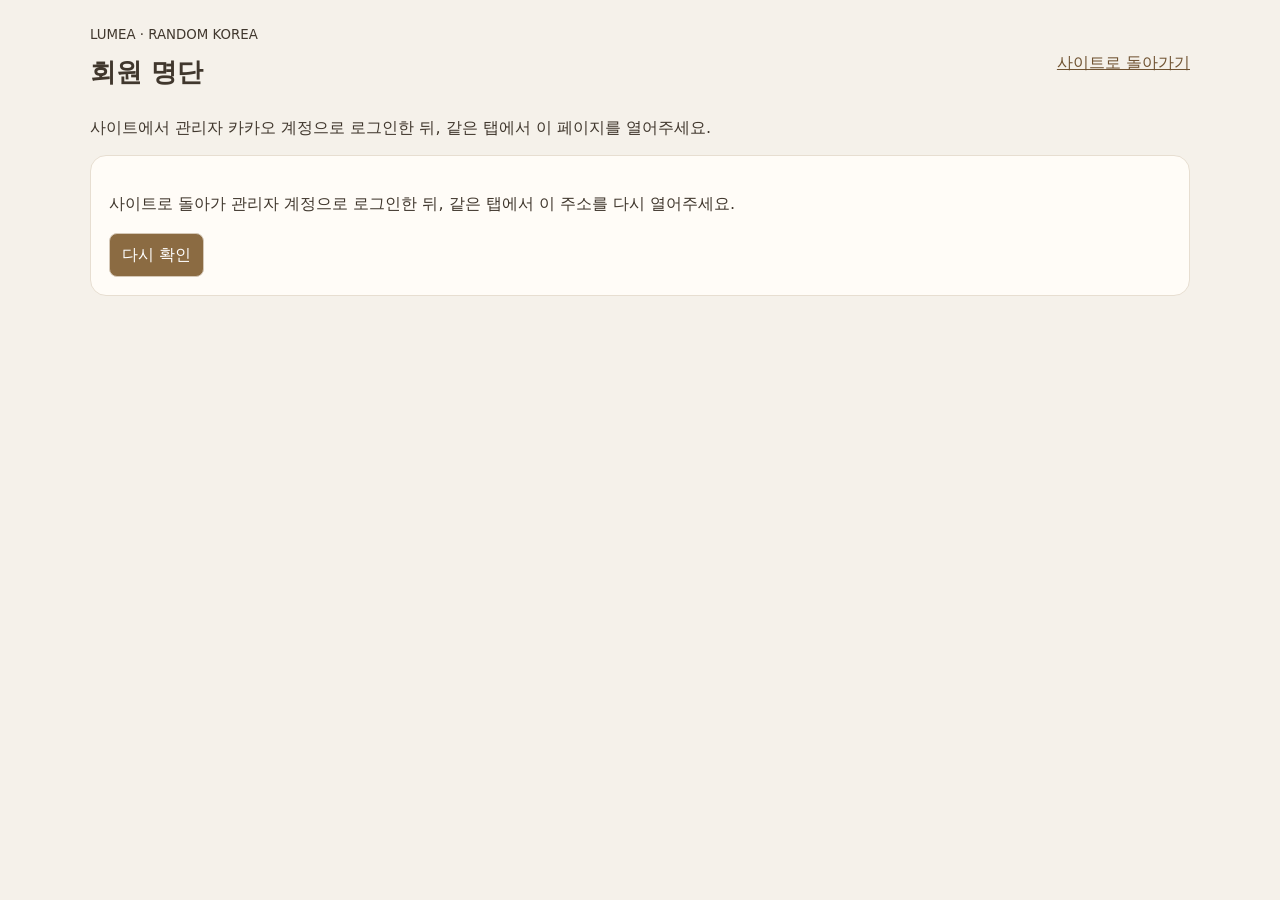
<file: admin.html>
<!DOCTYPE html>
<html lang="ko">
<head>
  <meta charset="UTF-8">
  <meta name="viewport" content="width=device-width, initial-scale=1.0">
  <meta name="robots" content="noindex, nofollow">
  <meta name="referrer" content="no-referrer">
  <title>LUMEA 랜덤코리아 | 회원 관리</title>

  <style>
    * { box-sizing: border-box; }

    body {
      margin: 0;
      padding: 24px 16px;
      font-family: system-ui, sans-serif;
      background: #f5f1ea;
      color: #40372d;
    }

    main { max-width: 1100px; margin: auto; }

    header {
      display: flex;
      align-items: center;
      justify-content: space-between;
      gap: 12px;
      flex-wrap: wrap;
    }

    h1 { margin: 12px 0; font-size: 26px; }
    a { color: #705332; }

    button, input {
      font: inherit;
      min-height: 44px;
      border: 1px solid #d5c8b7;
      border-radius: 8px;
      padding: 10px 12px;
    }

    button {
      cursor: pointer;
      background: #8b6b42;
      color: #fff;
    }

    button:disabled { opacity: .5; cursor: default; }
    input { min-width: 0; flex: 1; background: #fff; }

    form {
      display: flex;
      gap: 8px;
      margin: 16px 0;
    }

    .card {
      margin-top: 16px;
      padding: 18px;
      background: #fffcf7;
      border-radius: 16px;
      border: 1px solid #e7ded1;
    }

    .scroll { overflow-x: auto; }

    table {
      width: 100%;
      min-width: 860px;
      border-collapse: collapse;
      font-size: 13px;
    }

    th, td {
      border-bottom: 1px solid #e7ded1;
      padding: 12px 10px;
      text-align: left;
      vertical-align: top;
    }

    th { white-space: nowrap; }
    td { overflow-wrap: anywhere; max-width: 260px; }
    .id { font-family: monospace; font-size: 12px; }

    .pages {
      display: flex;
      gap: 12px;
      align-items: center;
      justify-content: center;
      margin-top: 16px;
    }

    #status { line-height: 1.7; }
    [hidden] { display: none !important; }

    @media (max-width: 600px) {
      h1 { font-size: 22px; }
      .card { padding: 14px; }
      form { flex-wrap: wrap; }
      input { flex-basis: 100%; }
    }
  </style>
</head>

<body>
  <main>
    <header>
      <div>
        <small>LUMEA · RANDOM KOREA</small>
        <h1>회원 명단</h1>
      </div>
      <a href="./index.html">사이트로 돌아가기</a>
    </header>

    <p>
      사이트에서 관리자 카카오 계정으로 로그인한 뒤,
      같은 탭에서 이 페이지를 열어주세요.
    </p>

    <div class="card">
      <p id="status" role="status">관리자 권한 확인 중…</p>
      <button type="button" id="refresh">다시 확인</button>
      <button type="button" id="logout" hidden>로그아웃</button>
    </div>

    <section id="members" class="card" hidden aria-label="회원 명단">
      <p id="counts"></p>

      <form id="search">
        <input
          id="query"
          maxlength="100"
          placeholder="닉네임·이메일·회원 ID 검색"
          aria-label="회원 검색">
        <button type="submit">검색</button>
        <button type="button" id="reset">전체 보기</button>
      </form>

      <p>
        이메일은 제공된 경우에만 표시돼요.
        당첨자·쿠폰 소유자 구분에는 회원 ID를 사용하세요.
      </p>

      <div class="scroll" tabindex="0"
           aria-label="회원 표, 좁은 화면에서 좌우로 스크롤">
        <table>
          <thead>
            <tr>
              <th scope="col">닉네임</th>
              <th scope="col">이메일</th>
              <th scope="col">회원 ID</th>
              <th scope="col">가입 방식</th>
              <th scope="col">가입일</th>
              <th scope="col">최근 로그인</th>
            </tr>
          </thead>
          <tbody id="rows"></tbody>
        </table>
      </div>

      <div class="pages">
        <button type="button" id="prev">이전</button>
        <span id="pageLabel"></span>
        <button type="button" id="next">다음</button>
      </div>
    </section>
  </main>

  <script>
    (() => {
      "use strict";

      const API =
        "https://damp-water-61a9random-korea-auth.audghks240.workers.dev";

      const SESSION = "random-korea.auth.session.v1";
      const el = id => document.getElementById(id);
      const controls = [
        "refresh", "logout", "query", "reset", "prev", "next"
      ];

      let page = 1;
      let query = "";
      let busy = false;
      let controller = null;

      const date = value => value
        ? new Date(value * 1000).toLocaleString("ko-KR", {
            timeZone: "Asia/Seoul"
          })
        : "—";

      function clearList() {
        el("members").hidden = true;
        el("rows").replaceChildren();
        el("counts").textContent = "";
      }

      async function load() {
        if (busy) return;

        busy = true;
        controls.forEach(id => el(id).disabled = true);
        el("search").querySelector("[type=submit]").disabled = true;

        clearList();
        el("status").textContent =
          "관리자 권한과 명단을 확인하고 있어요…";
        el("logout").hidden = true;

        try {
          const token = sessionStorage.getItem(SESSION);

          if (!token) {
            el("status").textContent =
              "사이트로 돌아가 관리자 계정으로 로그인한 뒤, 같은 탭에서 이 주소를 다시 열어주세요.";
            return;
          }

          controller = new AbortController();
          const timeout = setTimeout(
            () => controller.abort(),
            15000
          );

          let response;

          try {
            response = await fetch(
              API + "/api/admin/members?" +
              new URLSearchParams({
                page: String(page),
                q: query
              }),
              {
                headers: {
                  Authorization: "Bearer " + token
                },
                credentials: "omit",
                cache: "no-store",
                referrerPolicy: "no-referrer",
                signal: controller.signal
              }
            );
          } finally {
            clearTimeout(timeout);
          }

          const data = await response.json();

          if (!response.ok) {
            if (response.status === 401) {
              sessionStorage.removeItem(SESSION);
            }

            el("status").textContent =
              data.message || "명단을 불러오지 못했어요.";
            return;
          }

          const fragment = document.createDocumentFragment();

          for (const member of data.members) {
            const row = document.createElement("tr");

            const values = [
              member.nickname || "닉네임 미제공",
              member.email || "미제공",
              member.id,
              member.provider,
              date(member.created_at),
              date(member.last_login_at)
            ];

            values.forEach((value, index) => {
              const cell = document.createElement("td");
              cell.textContent = String(value);

              if (index === 2) cell.className = "id";

              row.appendChild(cell);
            });

            fragment.appendChild(row);
          }

          el("rows").replaceChildren(fragment);

          el("counts").textContent =
            "전체 회원 " + data.total +
            "명 · 검색 결과 " + data.matched + "명";

          el("pageLabel").textContent =
            page + " / " +
            Math.max(1, Math.ceil(data.matched / data.pageSize));

          el("members").hidden = false;
          el("logout").hidden = false;

          el("status").textContent = data.members.length
            ? "관리자 권한이 확인됐어요. 시간은 한국 시간 기준입니다."
            : "표시할 회원이 없어요.";

          el("prev").dataset.disabled = String(page <= 1);
          el("next").dataset.disabled =
            String(page * data.pageSize >= data.matched);
        } catch {
          clearList();

          el("status").textContent =
            "서버 연결 또는 브라우저 저장 기능을 확인해 주세요. 잠시 후 다시 확인을 눌러주세요.";
        } finally {
          busy = false;
          controls.forEach(id => el(id).disabled = false);

          el("search").querySelector("[type=submit]").disabled = false;

          el("prev").disabled =
            el("prev").dataset.disabled !== "false";

          el("next").disabled =
            el("next").dataset.disabled !== "false";
        }
      }

      el("refresh").addEventListener("click", load);

      el("search").addEventListener("submit", event => {
        event.preventDefault();
        if (busy) return;

        query = el("query").value.trim();
        page = 1;
        load();
      });

      el("reset").addEventListener("click", () => {
        if (busy) return;

        query = "";
        page = 1;
        el("query").value = "";
        load();
      });

      el("prev").addEventListener("click", () => {
        if (!busy && page > 1) {
          page--;
          load();
        }
      });

      el("next").addEventListener("click", () => {
        if (!busy) {
          page++;
          load();
        }
      });

      el("logout").addEventListener("click", async () => {
        if (busy) return;

        busy = true;
        clearList();
        el("logout").disabled = true;

        try {
          const token = sessionStorage.getItem(SESSION);

          const response = await fetch(API + "/api/logout", {
            method: "POST",
            headers: {
              Authorization: "Bearer " + token
            },
            credentials: "omit",
            cache: "no-store",
            signal: AbortSignal.timeout(15000)
          });

          if (!response.ok) throw new Error("Logout failed");

          sessionStorage.removeItem(SESSION);
          el("logout").hidden = true;
          el("status").textContent = "로그아웃했어요.";
        } catch {
          el("status").textContent =
            "로그아웃 요청에 실패했어요. 다시 시도해 주세요.";
        } finally {
          busy = false;
          el("logout").disabled = false;
        }
      });

      window.addEventListener("pagehide", () => {
        controller?.abort();
        clearList();
      });

      window.addEventListener("pageshow", event => {
        if (event.persisted) load();
      });

      load();
    })();
  </script>
</body>
</html>
</file>
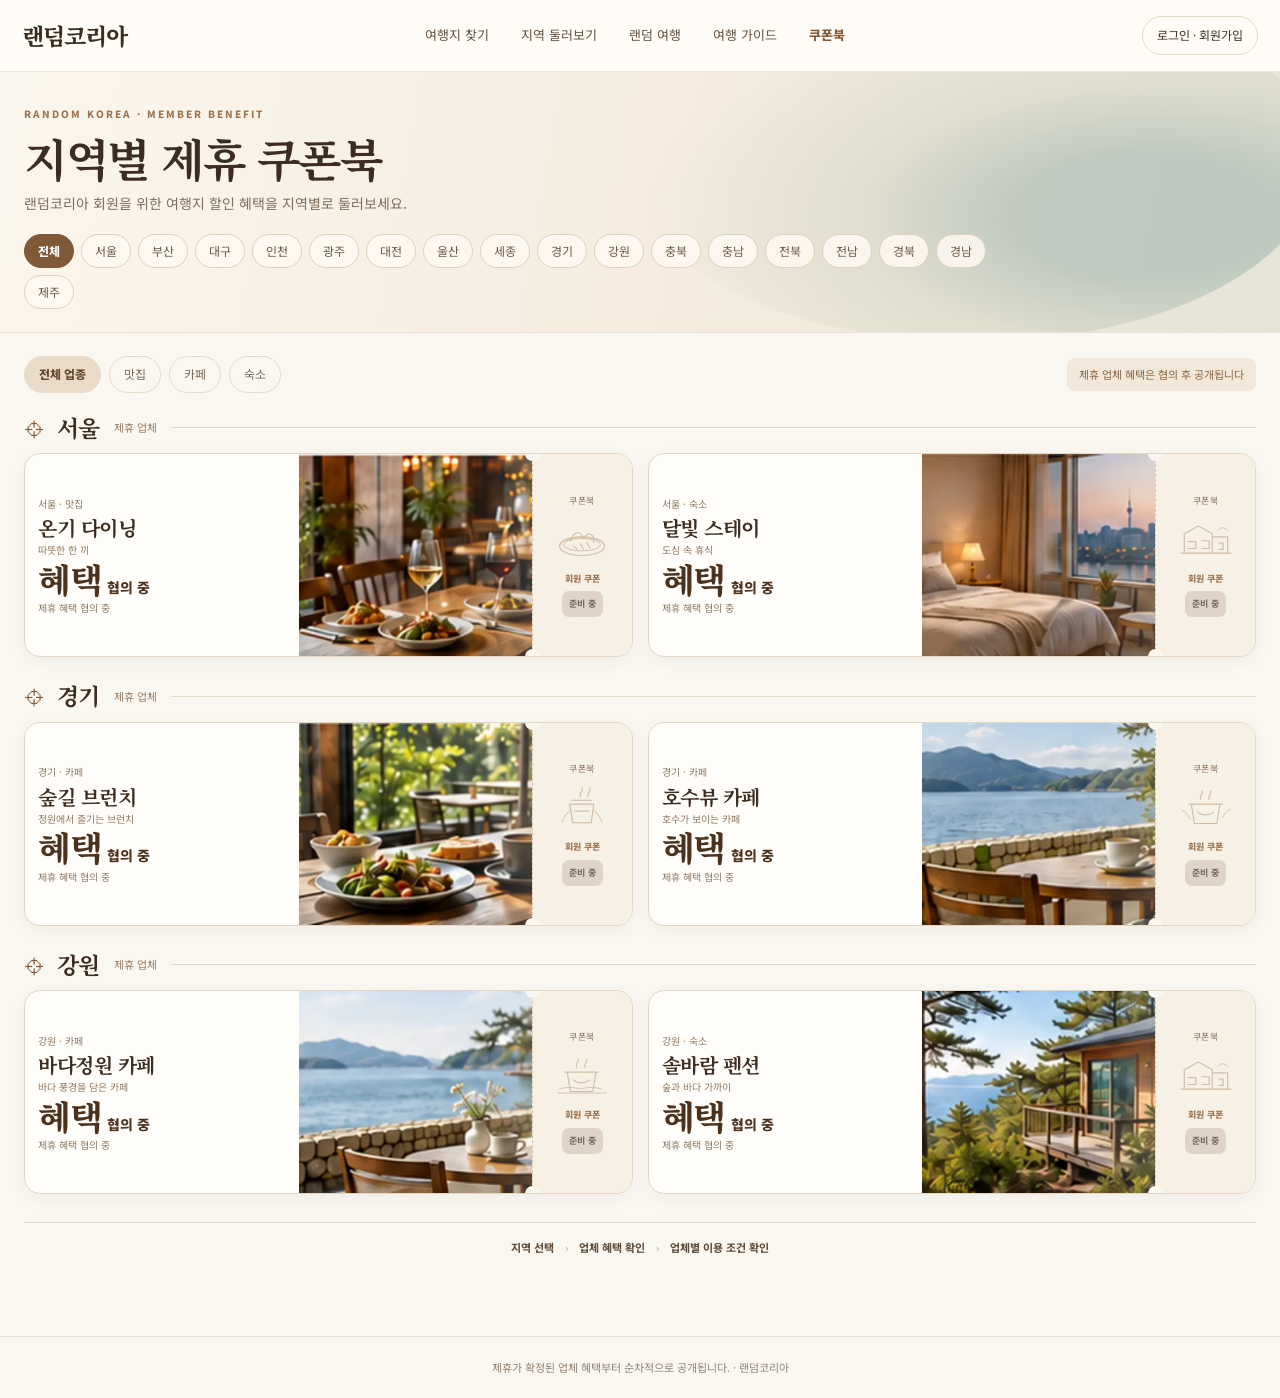
<file: couponbook.html>
<!doctype html>
<html lang="ko">
<head>
  <meta charset="utf-8">
  <meta name="viewport" content="width=device-width,initial-scale=1">
  <meta name="theme-color" content="#f8f3ea">
  <title>지역별 제휴 쿠폰북 | 랜덤코리아</title>
  <meta name="description" content="랜덤코리아 회원을 위한 지역별 제휴 쿠폰북입니다.">
  <link rel="preconnect" href="https://fonts.googleapis.com">
  <link rel="preconnect" href="https://fonts.gstatic.com" crossorigin>
  <link href="https://fonts.googleapis.com/css2?family=Noto+Sans+KR:wght@400;500;600;700;800&family=Noto+Serif+KR:wght@400;600;700;800&display=swap" rel="stylesheet">
  <style>
    :root{color-scheme:light;--ink:#3d2d21;--muted:#806f5d;--brown:#805a38;--cream:#faf7f1;--line:#e7d9c8;--white:#fffdf9;--sand:#f4eadc;--tan:#b99b78}
    *{box-sizing:border-box}html{scroll-behavior:smooth}body{margin:0;background:var(--cream);color:var(--ink);font-family:"Noto Sans KR",system-ui,sans-serif;line-height:1.55}button,a{font:inherit}a{color:inherit}
    .cb-header{height:72px;display:flex;align-items:center;justify-content:space-between;gap:24px;padding:0 max(22px,calc((100% - 1320px)/2));background:#fffcf7;border-bottom:1px solid #eee4d7}
    .cb-brand{font:800 23px/1 "Noto Serif KR",serif;letter-spacing:-1px;text-decoration:none;white-space:nowrap}.cb-nav{display:flex;align-items:center;gap:clamp(14px,2.5vw,34px);font-size:13px;color:#655343}.cb-nav a{text-decoration:none}.cb-nav a:hover,.cb-nav .active{color:var(--brown);font-weight:800}.cb-login{padding:9px 14px;border:1px solid var(--line);border-radius:999px;background:transparent;color:var(--ink);text-decoration:none;font-size:12px;white-space:nowrap}
    .cb-hero{position:relative;isolation:isolate;overflow:hidden;background:linear-gradient(100deg,#fbf6ed 0%,#f5ecdf 53%,#e4e4d7 100%);border-bottom:1px solid #eadfD2}
    .cb-hero:after{content:"";position:absolute;z-index:-1;right:-3%;top:-90px;width:54%;height:360px;border-radius:50%;background:radial-gradient(ellipse at 75% 65%,#91a8a2aa 0 18%,#d2d3c1aa 40%,transparent 69%);opacity:.7}
    .cb-hero-inner{width:min(1320px,calc(100% - 48px));margin:auto;padding:34px 0 23px}.cb-eyebrow{display:block;color:#9b714e;font-size:10px;font-weight:800;letter-spacing:2px}.cb-hero h1{margin:8px 0 7px;font:700 clamp(30px,4vw,45px)/1.25 "Noto Serif KR",serif;letter-spacing:-1.5px}.cb-hero p{margin:0;color:var(--muted);font-size:14px}.cb-chips{display:flex;flex-wrap:wrap;gap:7px;margin-top:20px;max-width:970px}
    .cb-chip{min-height:34px;padding:6px 13px;border:1px solid #dfd0be;border-radius:999px;background:#fffaf3d9;color:#6e5b49;font-size:12px;cursor:pointer;transition:background .15s,color .15s,border-color .15s}.cb-chip:hover{border-color:var(--brown)}.cb-chip[aria-pressed="true"]{background:var(--brown);border-color:var(--brown);color:#fff;font-weight:800}
    .cb-main{width:min(1320px,calc(100% - 48px));margin:0 auto;padding:23px 0 64px}.cb-toolbar{display:flex;align-items:center;justify-content:space-between;gap:15px;margin-bottom:18px}.cb-categories{display:flex;flex-wrap:wrap;gap:8px}.cb-category{padding:8px 14px;border:1px solid var(--line);border-radius:999px;background:transparent;color:#796956;font-size:12px;cursor:pointer}.cb-category[aria-pressed="true"]{background:#eadbc8;color:#62472e;border-color:#eadbc8;font-weight:800}.cb-preview-note{margin:0;padding:8px 12px;border-radius:8px;background:#f2e8da;color:#8a6747;font-size:11px;white-space:nowrap}
    .cb-region{margin:20px 0 24px}.cb-region-head{display:flex;align-items:center;gap:14px;margin:0 0 11px}.cb-pin{color:var(--brown);font-size:19px}.cb-region-head h2{margin:0;font:700 23px/1.2 "Noto Serif KR",serif;letter-spacing:-.6px}.cb-region-head small{color:#9a8066;font-size:11px}.cb-region-line{height:1px;flex:1;background:var(--line)}.cb-grid{display:grid;grid-template-columns:repeat(2,minmax(0,1fr));gap:15px}
    .cb-ticket{min-width:0;height:204px;display:grid;grid-template-columns:minmax(0,1.08fr) minmax(0,.92fr) 100px;overflow:hidden;border:1px solid #e4d6c5;border-radius:16px;background:var(--white);box-shadow:0 5px 16px #46331f0c}.cb-offer{padding:16px 13px;display:flex;flex-direction:column;justify-content:center;min-width:0}.cb-meta{color:#907c66;font-size:10px}.cb-name{margin:4px 0 1px;font:700 20px/1.3 "Noto Serif KR",serif;letter-spacing:-.5px;white-space:nowrap;overflow:hidden;text-overflow:ellipsis}.cb-kind{display:-webkit-box;-webkit-box-orient:vertical;-webkit-line-clamp:1;overflow:hidden}.cb-kind{color:#927b63;font-size:10px}.cb-discount{display:flex;align-items:baseline;gap:6px;margin:4px 0 3px;color:#4c321d}.cb-discount strong{font:800 34px/1 "Noto Serif KR",serif;letter-spacing:-1.5px}.cb-discount span{font-size:14px;font-weight:800}.cb-condition{margin:0;color:#8e7c69;font-size:10px;line-height:1.4}.cb-photo{position:relative;min-width:0;overflow:hidden;background:#ece3d7}.cb-photo img{display:block;width:100%;height:100%;object-fit:cover}.cb-photo:after{content:"";position:absolute;inset:0;background:linear-gradient(90deg,transparent 65%,#fffdf933)}
    .cb-stub{position:relative;display:flex;flex-direction:column;align-items:center;justify-content:center;gap:6px;padding:10px 8px;border-left:1px dashed #d6c5ae;background:#f7f0e5;text-align:center}.cb-stub:before,.cb-stub:after{content:"";position:absolute;left:-8px;width:15px;height:15px;border-radius:50%;background:var(--cream)}.cb-stub:before{top:-8px}.cb-stub:after{bottom:-8px}.cb-stub-label{color:#8d765f;font-size:9px;letter-spacing:.04em}.cb-engraving{width:62px;height:52px;color:#b69a78;opacity:.58}.cb-sample{font-size:9px;color:#9b7754;font-weight:800}.cb-stub button{padding:6px 7px;border:0;border-radius:7px;background:#dfd4c5;color:#756859;font-size:9px;font-weight:700;cursor:not-allowed}
    .cb-empty{display:none;margin:12px 0 0;padding:32px 20px;border:1px dashed #d9c9b6;border-radius:15px;background:#fffaf4;text-align:center;color:#867561;font-size:14px}.cb-empty.is-visible{display:block}.cb-empty strong{display:block;margin-bottom:5px;color:#554331;font:700 20px/1.4 "Noto Serif KR",serif}.cb-footer{padding:22px 24px;border-top:1px solid #eadfd2;text-align:center;color:#928373;font-size:11px}.cb-flow{margin-top:28px;padding:16px 18px;border-top:1px solid var(--line);display:flex;justify-content:center;gap:11px;flex-wrap:wrap;color:#887764;font-size:11px}.cb-flow b{color:#5e4a36;font-weight:700}.cb-flow i{color:#b49877;font-style:normal}
    @media(max-width:980px){.cb-grid{grid-template-columns:1fr}.cb-hero-inner,.cb-main{width:min(100% - 34px,760px)}.cb-preview-note{white-space:normal}.cb-header{padding:0 20px}}
    @media(max-width:650px){.cb-header{height:62px}.cb-brand{font-size:20px}.cb-nav{display:none}.cb-login{font-size:11px;padding:8px 10px}.cb-hero-inner{padding:28px 0 18px}.cb-hero h1{font-size:31px}.cb-hero p{font-size:12px}.cb-chips{gap:6px;margin-top:15px}.cb-chip{min-height:32px;padding:5px 10px;font-size:11px}.cb-main{padding-top:17px}.cb-toolbar{align-items:flex-start;flex-direction:column}.cb-preview-note{font-size:10px}.cb-region{margin:19px 0}.cb-region-head h2{font-size:20px}.cb-grid{gap:10px}.cb-ticket{height:224px;grid-template-columns:minmax(0,1fr) 36%;grid-template-rows:minmax(0,1fr) 58px}.cb-offer{grid-column:1;grid-row:1;padding:15px 13px 12px}.cb-photo{grid-column:2;grid-row:1;min-height:0}.cb-photo img{min-height:0}.cb-stub{grid-column:1 / -1;grid-row:2;min-height:0;flex-direction:row;justify-content:space-between;border-left:0;border-top:1px dashed #d6c5ae;padding:7px 13px}.cb-stub:before,.cb-stub:after{top:-8px;bottom:auto}.cb-stub:before{left:-8px}.cb-stub:after{left:auto;right:-8px}.cb-engraving{width:38px;height:36px}.cb-name{font-size:18px}.cb-discount strong{font-size:29px}.cb-condition{font-size:9px}.cb-flow{justify-content:flex-start;gap:7px;padding:14px 3px}}
    @media(prefers-reduced-motion:reduce){html{scroll-behavior:auto}.cb-chip{transition:none}}
  </style>
</head>
<body>
  <header class="cb-header">
    <a class="cb-brand" href="./index.html" aria-label="랜덤코리아 홈으로">랜덤코리아</a>
    <nav class="cb-nav" aria-label="주요 메뉴">
      <a href="./index.html#travel">여행지 찾기</a><a href="./index.html#travel">지역 둘러보기</a><a href="./index.html#travel">랜덤 여행</a><a href="./index.html#courses">여행 가이드</a><a class="active" href="./couponbook.html" aria-current="page">쿠폰북</a>
    </nav>
    <a class="cb-login" href="./index.html#memberAuth">로그인 · 회원가입</a>
  </header>
  <section class="cb-hero" aria-labelledby="cb-title">
    <div class="cb-hero-inner">
      <span class="cb-eyebrow">RANDOM KOREA · MEMBER BENEFIT</span>
      <h1 id="cb-title">지역별 제휴 쿠폰북</h1>
      <p>랜덤코리아 회원을 위한 여행지 할인 혜택을 지역별로 둘러보세요.</p>
      <div class="cb-chips" role="group" aria-label="지역별 쿠폰 필터">
        <button class="cb-chip" type="button" data-region="all" aria-pressed="true">전체</button>
        <button class="cb-chip" type="button" data-region="서울">서울</button><button class="cb-chip" type="button" data-region="부산">부산</button><button class="cb-chip" type="button" data-region="대구">대구</button><button class="cb-chip" type="button" data-region="인천">인천</button><button class="cb-chip" type="button" data-region="광주">광주</button><button class="cb-chip" type="button" data-region="대전">대전</button><button class="cb-chip" type="button" data-region="울산">울산</button><button class="cb-chip" type="button" data-region="세종">세종</button><button class="cb-chip" type="button" data-region="경기">경기</button><button class="cb-chip" type="button" data-region="강원">강원</button><button class="cb-chip" type="button" data-region="충북">충북</button><button class="cb-chip" type="button" data-region="충남">충남</button><button class="cb-chip" type="button" data-region="전북">전북</button><button class="cb-chip" type="button" data-region="전남">전남</button><button class="cb-chip" type="button" data-region="경북">경북</button><button class="cb-chip" type="button" data-region="경남">경남</button><button class="cb-chip" type="button" data-region="제주">제주</button>
      </div>
    </div>
  </section>
  <main class="cb-main">
    <div class="cb-toolbar">
      <div class="cb-categories" role="group" aria-label="업종별 쿠폰 필터">
        <button class="cb-category" type="button" data-category="all" aria-pressed="true">전체 업종</button><button class="cb-category" type="button" data-category="food">맛집</button><button class="cb-category" type="button" data-category="cafe">카페</button><button class="cb-category" type="button" data-category="stay">숙소</button>
      </div>
      <p class="cb-preview-note">제휴 업체 혜택은 협의 후 공개됩니다</p>
    </div>
    <div id="cb-list">
      <section class="cb-region" data-region-section="서울" aria-labelledby="cb-seoul">
        <div class="cb-region-head"><span class="cb-pin" aria-hidden="true">⌖</span><h2 id="cb-seoul">서울</h2><small>제휴 업체</small><span class="cb-region-line"></span></div>
        <div class="cb-grid">
          <article class="cb-ticket" data-region="서울" data-category="food">
            <div class="cb-offer"><span class="cb-meta">서울 · 맛집</span><h3 class="cb-name">온기 다이닝</h3><span class="cb-kind">따뜻한 한 끼</span><div class="cb-discount"><strong>혜택</strong><span>협의 중</span></div><p class="cb-condition">제휴 혜택 협의 중</p></div>
            <div class="cb-photo"><img src="./rk-coupon-seoul-food.webp" alt="서울 레스토랑의 식사와 따뜻한 실내 분위기" loading="lazy"></div>
            <div class="cb-stub"><span class="cb-stub-label">쿠폰북</span><svg class="cb-engraving" viewBox="0 0 80 60" aria-hidden="true"><ellipse cx="40" cy="38" rx="29" ry="12" fill="none" stroke="currentColor" stroke-width="1.6"/><ellipse cx="40" cy="36" rx="24" ry="8" fill="none" stroke="currentColor" stroke-width="1.2"/><path d="M25 32c3-12 13-16 17-4 5-10 15-5 13 5M29 38l5 4m4-7 4 7m4-9 4 7" fill="none" stroke="currentColor" stroke-width="1.4" stroke-linecap="round"/></svg><span class="cb-sample">회원 쿠폰</span><button type="button" disabled>준비 중</button></div>
          </article>
          <article class="cb-ticket" data-region="서울" data-category="stay">
            <div class="cb-offer"><span class="cb-meta">서울 · 숙소</span><h3 class="cb-name">달빛 스테이</h3><span class="cb-kind">도심 속 휴식</span><div class="cb-discount"><strong>혜택</strong><span>협의 중</span></div><p class="cb-condition">제휴 혜택 협의 중</p></div>
            <div class="cb-photo"><img src="./rk-coupon-seoul-stay.webp" alt="도심 전망이 보이는 호텔 객실" loading="lazy"></div>
            <div class="cb-stub"><span class="cb-stub-label">쿠폰북</span><svg class="cb-engraving" viewBox="0 0 80 60" aria-hidden="true"><path d="M12 45V22l18-10 18 10v23M48 26h20v19M17 32h10v9H17m18-10h9v10h-9m22-7h5v8h-5M8 47h64" fill="none" stroke="currentColor" stroke-width="1.5" stroke-linecap="round" stroke-linejoin="round"/><path d="M55 18c4-5 9-5 13 0" fill="none" stroke="currentColor" stroke-width="1.2"/></svg><span class="cb-sample">회원 쿠폰</span><button type="button" disabled>준비 중</button></div>
          </article>
        </div>
      </section>
      <section class="cb-region" data-region-section="경기" aria-labelledby="cb-gyeonggi">
        <div class="cb-region-head"><span class="cb-pin" aria-hidden="true">⌖</span><h2 id="cb-gyeonggi">경기</h2><small>제휴 업체</small><span class="cb-region-line"></span></div>
        <div class="cb-grid">
          <article class="cb-ticket" data-region="경기" data-category="cafe">
            <div class="cb-offer"><span class="cb-meta">경기 · 카페</span><h3 class="cb-name">숲길 브런치</h3><span class="cb-kind">정원에서 즐기는 브런치</span><div class="cb-discount"><strong>혜택</strong><span>협의 중</span></div><p class="cb-condition">제휴 혜택 협의 중</p></div>
            <div class="cb-photo"><img src="./rk-coupon-gyeonggi-brunch.webp" alt="정원 테라스의 브런치와 커피" loading="lazy"></div>
            <div class="cb-stub"><span class="cb-stub-label">쿠폰북</span><svg class="cb-engraving" viewBox="0 0 80 60" aria-hidden="true"><path d="M24 25h31l-3 24H28zM27 20h25m-14-5c-3-5 5-6 2-11m8 11c-3-5 5-6 2-11M31 34h18" fill="none" stroke="currentColor" stroke-width="1.5" stroke-linecap="round" stroke-linejoin="round"/><path d="M14 49c3-8 7-13 12-17m40 17c-3-8-7-13-12-17" fill="none" stroke="currentColor" stroke-width="1.2"/></svg><span class="cb-sample">회원 쿠폰</span><button type="button" disabled>준비 중</button></div>
          </article>
          <article class="cb-ticket" data-region="경기" data-category="cafe">
            <div class="cb-offer"><span class="cb-meta">경기 · 카페</span><h3 class="cb-name">호수뷰 카페</h3><span class="cb-kind">호수가 보이는 카페</span><div class="cb-discount"><strong>혜택</strong><span>협의 중</span></div><p class="cb-condition">제휴 혜택 협의 중</p></div>
            <div class="cb-photo"><img src="./rk-coupon-gyeonggi-cafe.webp" alt="호수 전망 카페의 커피 테이블" loading="lazy"></div>
            <div class="cb-stub"><span class="cb-stub-label">쿠폰북</span><svg class="cb-engraving" viewBox="0 0 80 60" aria-hidden="true"><path d="M21 25h37l-4 25H25zM18 25h43M29 35c5 5 16 5 21 0M33 19c-3-5 4-6 2-11m9 11c-3-5 4-6 2-11" fill="none" stroke="currentColor" stroke-width="1.5" stroke-linecap="round" stroke-linejoin="round"/><path d="M61 43c4-8 8-11 11-12M20 45c-4-8-8-11-11-12" fill="none" stroke="currentColor" stroke-width="1.2"/></svg><span class="cb-sample">회원 쿠폰</span><button type="button" disabled>준비 중</button></div>
          </article>
        </div>
      </section>
      <section class="cb-region" data-region-section="강원" aria-labelledby="cb-gangwon">
        <div class="cb-region-head"><span class="cb-pin" aria-hidden="true">⌖</span><h2 id="cb-gangwon">강원</h2><small>제휴 업체</small><span class="cb-region-line"></span></div>
        <div class="cb-grid">
          <article class="cb-ticket" data-region="강원" data-category="cafe">
            <div class="cb-offer"><span class="cb-meta">강원 · 카페</span><h3 class="cb-name">바다정원 카페</h3><span class="cb-kind">바다 풍경을 담은 카페</span><div class="cb-discount"><strong>혜택</strong><span>협의 중</span></div><p class="cb-condition">제휴 혜택 협의 중</p></div>
            <div class="cb-photo"><img src="./rk-coupon-gangwon-cafe.webp" alt="동해 전망 카페의 커피 테이블" loading="lazy"></div>
            <div class="cb-stub"><span class="cb-stub-label">쿠폰북</span><svg class="cb-engraving" viewBox="0 0 80 60" aria-hidden="true"><path d="M21 25h37l-4 25H25zM18 25h43M29 35c5 5 16 5 21 0M33 19c-3-5 4-6 2-11m9 11c-3-5 4-6 2-11" fill="none" stroke="currentColor" stroke-width="1.5" stroke-linecap="round" stroke-linejoin="round"/><path d="M10 47c10-3 18-3 28 0 10-3 18-3 28 0M8 52h64" fill="none" stroke="currentColor" stroke-width="1.1"/></svg><span class="cb-sample">회원 쿠폰</span><button type="button" disabled>준비 중</button></div>
          </article>
          <article class="cb-ticket" data-region="강원" data-category="stay">
            <div class="cb-offer"><span class="cb-meta">강원 · 숙소</span><h3 class="cb-name">솔바람 펜션</h3><span class="cb-kind">숲과 바다 가까이</span><div class="cb-discount"><strong>혜택</strong><span>협의 중</span></div><p class="cb-condition">제휴 혜택 협의 중</p></div>
            <div class="cb-photo"><img src="./rk-coupon-gangwon-stay.webp" alt="소나무 숲속 강원도 펜션" loading="lazy"></div>
            <div class="cb-stub"><span class="cb-stub-label">쿠폰북</span><svg class="cb-engraving" viewBox="0 0 80 60" aria-hidden="true"><path d="M12 45V22l18-10 18 10v23M48 26h20v19M17 32h10v9H17m18-10h9v10h-9m22-7h5v8h-5M8 47h64" fill="none" stroke="currentColor" stroke-width="1.5" stroke-linecap="round" stroke-linejoin="round"/><path d="M55 18c4-5 9-5 13 0" fill="none" stroke="currentColor" stroke-width="1.2"/></svg><span class="cb-sample">회원 쿠폰</span><button type="button" disabled>준비 중</button></div>
          </article>
        </div>
      </section>
    </div>
    <div id="cb-empty" class="cb-empty" role="status"><strong>이 지역 쿠폰을 준비하고 있어요</strong>제휴가 확정된 업체의 혜택부터 이곳에 등록할 예정입니다.</div>
    <div class="cb-flow" aria-label="쿠폰북 이용 안내"><b>지역 선택</b><i>›</i><b>업체 혜택 확인</b><i>›</i><b>업체별 이용 조건 확인</b></div>
  </main>
  <footer class="cb-footer">제휴가 확정된 업체 혜택부터 순차적으로 공개됩니다. · 랜덤코리아</footer>
  <script>
    (()=>{
      const regionButtons=[...document.querySelectorAll('[data-region]')].filter(el=>el.classList.contains('cb-chip'));
      const categoryButtons=[...document.querySelectorAll('[data-category]')].filter(el=>el.classList.contains('cb-category'));
      const cards=[...document.querySelectorAll('.cb-ticket')];
      const sections=[...document.querySelectorAll('.cb-region')];
      const empty=document.getElementById('cb-empty');
      let region='all',category='all';
      function render(){
        let shown=0;
        cards.forEach(card=>{
          const match=(region==='all'||card.dataset.region===region)&&(category==='all'||card.dataset.category===category);
          card.hidden=!match;
          if(match)shown++;
        });
        sections.forEach(section=>{
          const visible=[...section.querySelectorAll('.cb-ticket')].some(card=>!card.hidden);
          section.hidden=!visible;
        });
        empty.classList.toggle('is-visible',shown===0);
      }
      regionButtons.forEach(button=>button.addEventListener('click',()=>{
        region=button.dataset.region;
        regionButtons.forEach(item=>item.setAttribute('aria-pressed',String(item===button)));
        render();
      }));
      categoryButtons.forEach(button=>button.addEventListener('click',()=>{
        category=button.dataset.category;
        categoryButtons.forEach(item=>item.setAttribute('aria-pressed',String(item===button)));
        render();
      }));
      render();
    })();
  </script>
</body>
</html>
</file>
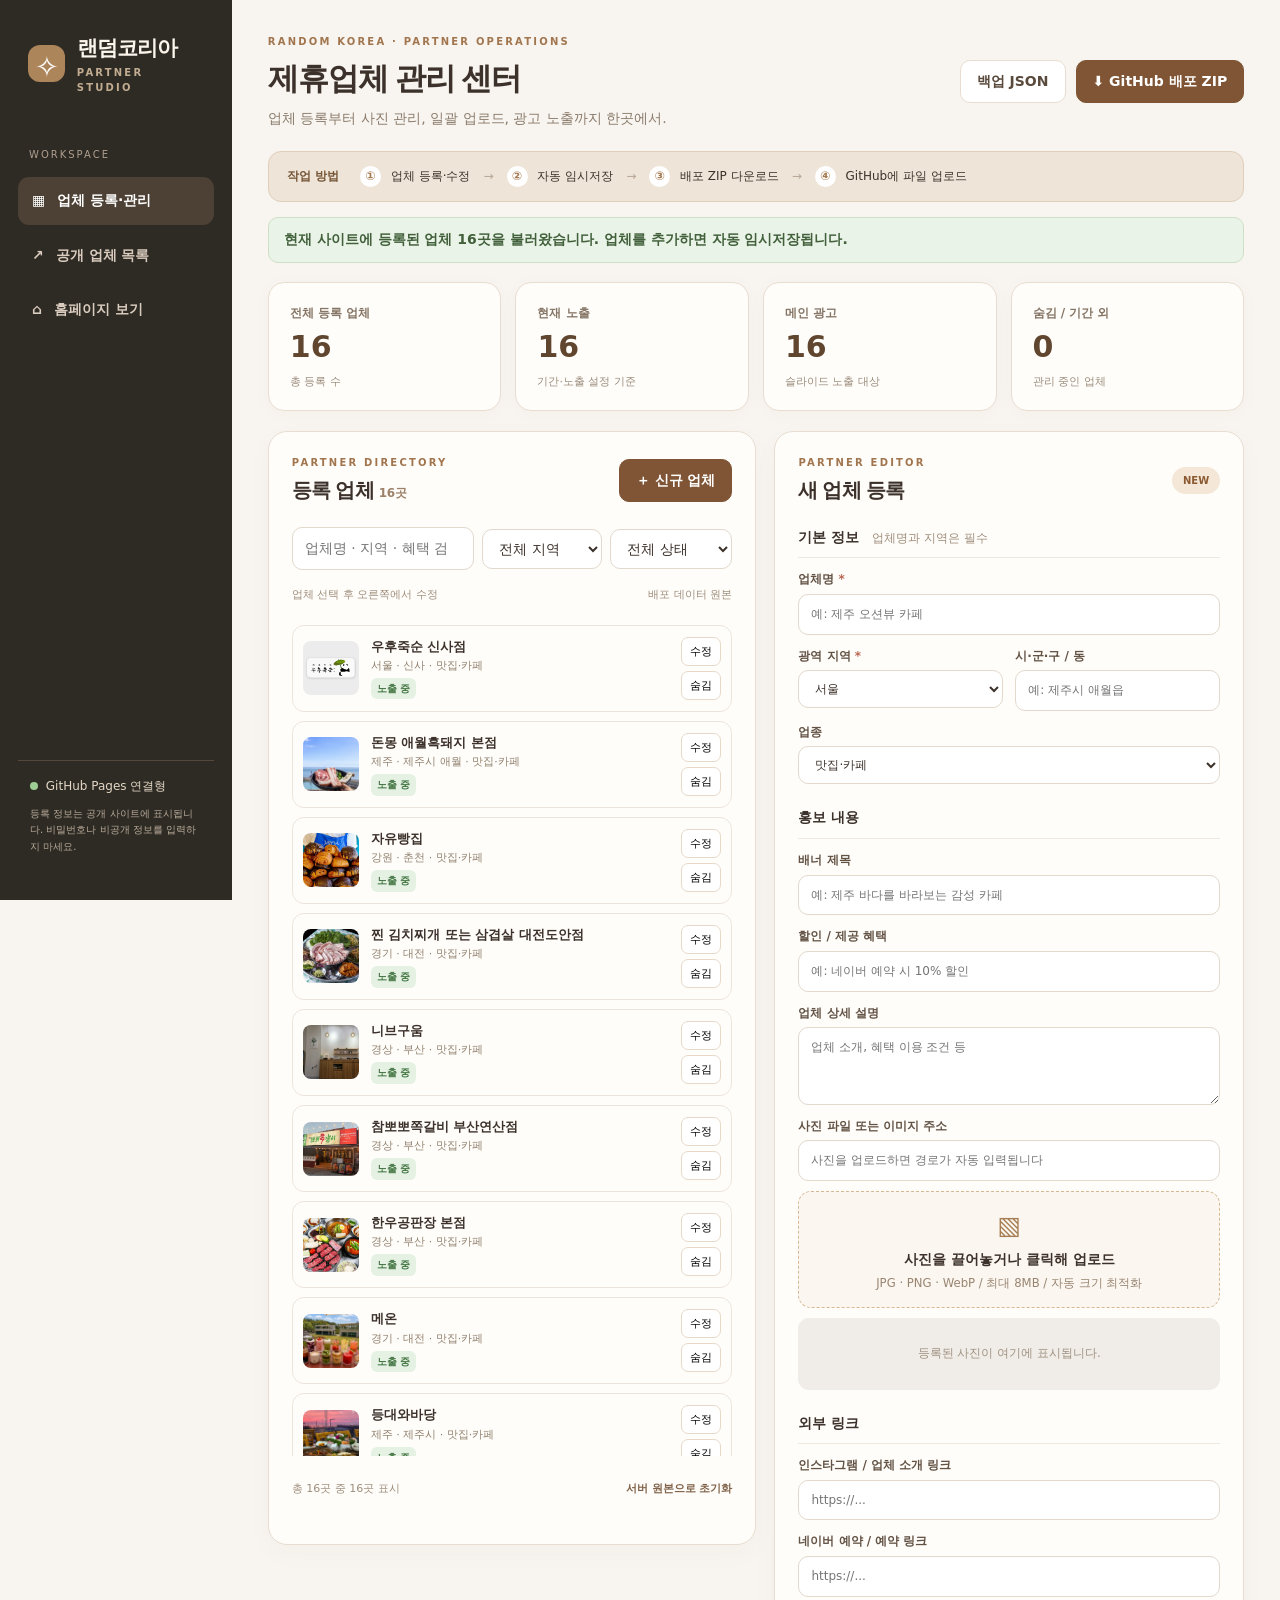
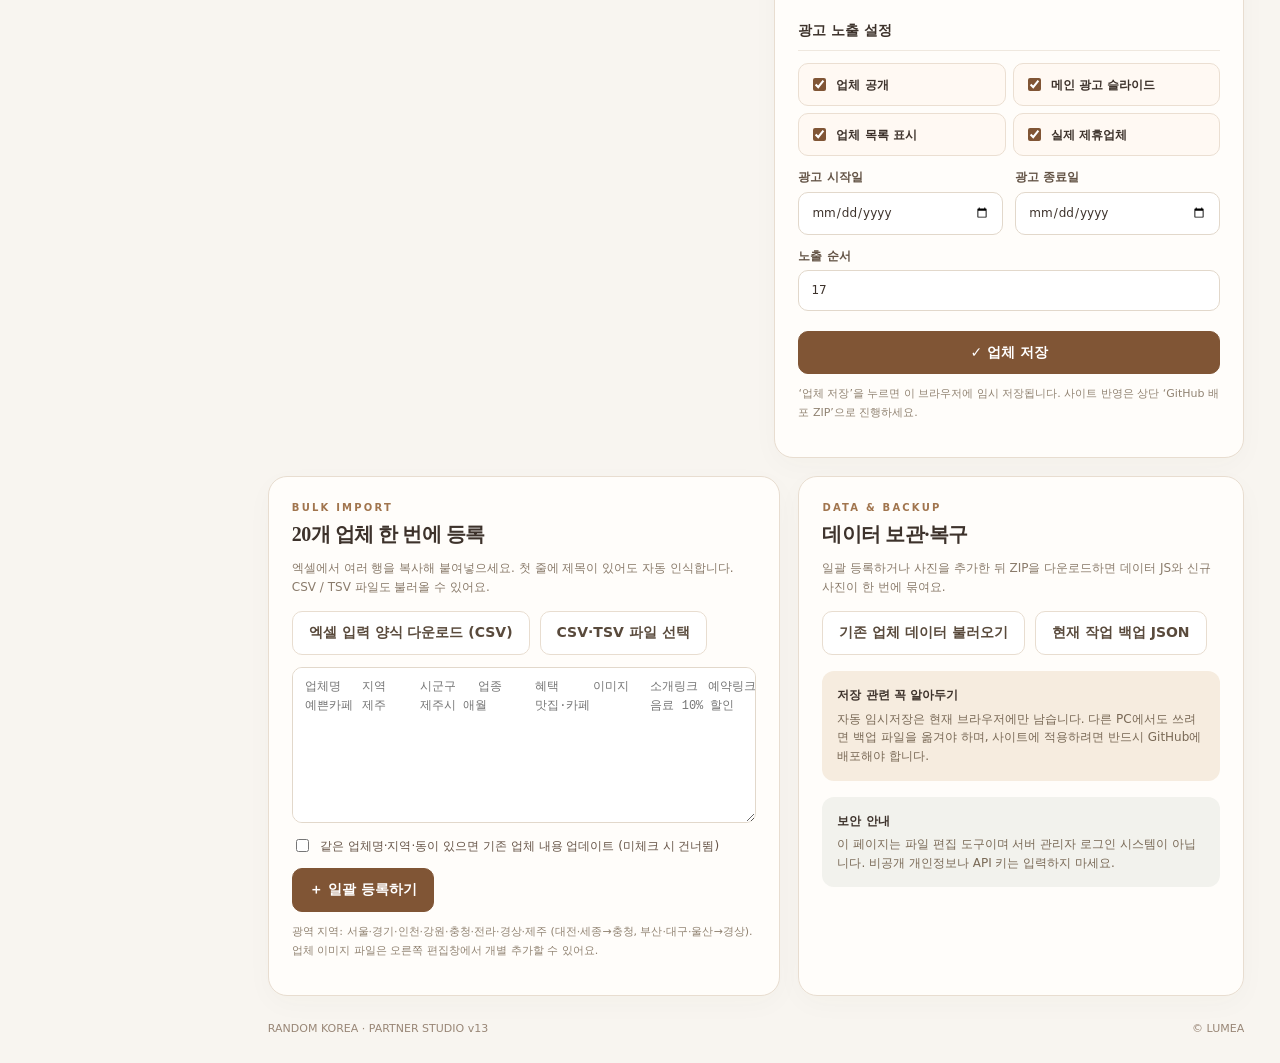
<file: partner-admin.html>
<!doctype html>
<html lang="ko">
<head>
  <meta charset="utf-8">
  <meta name="viewport" content="width=device-width,initial-scale=1">
  <meta name="robots" content="noindex,nofollow">
  <title>제휴업체 관리 센터 | 랜덤코리아</title>
  <link rel="stylesheet" href="./partner-admin-v13.css">
</head>
<body>
<div class="app-shell">
  <aside class="sidebar">
    <a class="brand" href="./index.html"><span class="brand-icon">✧</span><span>랜덤코리아<small>PARTNER STUDIO</small></span></a>
    <div class="side-label">WORKSPACE</div>
    <a class="side-link is-current" href="./partner-admin.html">▦ <span>업체 등록·관리</span></a>
    <a class="side-link" href="./partners.html" target="_blank" rel="noopener">↗ <span>공개 업체 목록</span></a>
    <a class="side-link" href="./index.html" target="_blank" rel="noopener">⌂ <span>홈페이지 보기</span></a>
    <div class="side-bottom"><span class="status-dot"></span> GitHub Pages 연결형<small>등록 정보는 공개 사이트에 표시됩니다. 비밀번호나 비공개 정보를 입력하지 마세요.</small></div>
  </aside>
  <main class="main">
    <header class="topbar">
      <div><div class="eyebrow">RANDOM KOREA · PARTNER OPERATIONS</div><h1>제휴업체 관리 센터</h1><p>업체 등록부터 사진 관리, 일괄 업로드, 광고 노출까지 한곳에서.</p></div>
      <div class="top-actions"><button type="button" id="backupButton" class="button subtle">백업 JSON</button><button type="button" id="exportButton" class="button primary">⬇ GitHub 배포 ZIP</button></div>
    </header>

    <div class="workflow"><strong>작업 방법</strong><span><b>①</b> 업체 등록·수정</span><span class="arrow">→</span><span><b>②</b> 자동 임시저장</span><span class="arrow">→</span><span><b>③</b> 배포 ZIP 다운로드</span><span class="arrow">→</span><span><b>④</b> GitHub에 파일 업로드</span></div>
    <div id="notice" class="notice" role="status" aria-live="polite">등록 데이터를 불러오는 중입니다.</div>

    <section class="stats" aria-label="업체 현황">
      <div class="stat"><small>전체 등록 업체</small><strong id="statTotal">—</strong><span>총 등록 수</span></div>
      <div class="stat"><small>현재 노출</small><strong id="statActive">—</strong><span>기간·노출 설정 기준</span></div>
      <div class="stat"><small>메인 광고</small><strong id="statHero">—</strong><span>슬라이드 노출 대상</span></div>
      <div class="stat"><small>숨김 / 기간 외</small><strong id="statHidden">—</strong><span>관리 중인 업체</span></div>
    </section>

    <section class="workspace">
      <section class="panel directory-panel" aria-label="업체 목록">
        <div class="panel-title-row"><div><div class="eyebrow">PARTNER DIRECTORY</div><h2>등록 업체 <span id="matchedCount"></span></h2></div><button type="button" id="addButton" class="button primary">＋ 신규 업체</button></div>
        <div class="filters"><input id="search" type="search" placeholder="업체명 · 지역 · 혜택 검색" aria-label="업체 검색"><select id="areaFilter" aria-label="지역 필터"><option value="">전체 지역</option></select><select id="statusFilter" aria-label="노출 필터"><option value="all">전체 상태</option><option value="active">현재 노출</option><option value="hidden">숨김·기간 외</option><option value="hero">메인 광고</option></select></div>
        <div class="list-meta"><span>업체 선택 후 오른쪽에서 수정</span><span id="draftSource">—</span></div>
        <div id="partnerList" class="partner-list"></div>
        <div class="list-footer"><span id="listCount"></span><button type="button" id="loadServerButton" class="button text-button">서버 원본으로 초기화</button></div>
      </section>

      <section class="panel edit-panel" aria-label="업체 편집">
        <div class="panel-title-row"><div><div class="eyebrow">PARTNER EDITOR</div><h2 id="editorHeading">새 업체 등록</h2></div><span id="editorPill" class="pill">NEW</span></div>
        <form id="editor" novalidate>
          <div class="form-section-title">기본 정보 <small>업체명과 지역은 필수</small></div>
          <div class="form-grid">
            <label class="full">업체명 <em>*</em><input id="name" required maxlength="200" placeholder="예: 제주 오션뷰 카페"></label>
            <label>광역 지역 <em>*</em><select id="area" required></select></label>
            <label>시·군·구 / 동<input id="district" maxlength="200" placeholder="예: 제주시 애월읍"></label>
            <label class="full">업종<select id="category"><option>맛집·카페</option><option>숙소</option><option>체험·액티비티</option><option>쇼핑</option><option>기타</option></select></label>
          </div>
          <div class="form-section-title">홍보 내용</div>
          <div class="form-grid">
            <label class="full">배너 제목<input id="title" maxlength="200" placeholder="예: 제주 바다를 바라보는 감성 카페"></label>
            <label class="full">할인 / 제공 혜택<input id="benefit" maxlength="400" placeholder="예: 네이버 예약 시 10% 할인"></label>
            <label class="full">업체 상세 설명<textarea id="description" rows="3" maxlength="2000" placeholder="업체 소개, 혜택 이용 조건 등"></textarea></label>
            <label class="full">사진 파일 또는 이미지 주소<input id="image" maxlength="2000" placeholder="사진을 업로드하면 경로가 자동 입력됩니다"></label>
          </div>
          <div id="imageDrop" class="image-drop" tabindex="0" role="button" aria-label="업체 사진 업로드"><span class="drop-icon">▧</span><strong>사진을 끌어놓거나 클릭해 업로드</strong><small>JPG · PNG · WebP / 최대 8MB / 자동 크기 최적화</small></div>
          <input id="imageFile" type="file" accept="image/jpeg,image/png,image/webp" hidden>
          <div class="photo-preview"><img id="photoPreview" alt="업체 사진 미리보기" hidden><span id="photoFallback">등록된 사진이 여기에 표시됩니다.</span></div>
          <div class="form-section-title">외부 링크</div>
          <div class="form-grid"><label class="full">인스타그램 / 업체 소개 링크<input id="url" maxlength="2000" placeholder="https://..."></label><label class="full">네이버 예약 / 예약 링크<input id="booking" maxlength="2000" placeholder="https://..."></label></div>
          <div class="form-section-title">광고 노출 설정</div>
          <div class="toggles"><label><input type="checkbox" id="enabled" checked> 업체 공개</label><label><input type="checkbox" id="hero" checked> 메인 광고 슬라이드</label><label><input type="checkbox" id="directory" checked> 업체 목록 표시</label><label><input type="checkbox" id="real" checked> 실제 제휴업체</label></div>
          <div class="form-grid"><label>광고 시작일<input id="start" type="date"></label><label>광고 종료일<input id="end" type="date"></label><label class="full">노출 순서<input id="order" type="number" min="0" max="99999" step="1"></label></div>
          <div class="form-actions"><button type="submit" id="saveButton" class="button primary">✓ 업체 저장</button><button type="button" id="duplicateButton" class="button subtle" hidden>복제</button><button type="button" id="deleteButton" class="button danger" hidden>삭제</button></div>
          <p class="helper">‘업체 저장’을 누르면 이 브라우저에 임시 저장됩니다. 사이트 반영은 상단 ‘GitHub 배포 ZIP’으로 진행하세요.</p>
        </form>
      </section>
    </section>

    <section class="bottom-grid">
      <section class="panel"><div class="eyebrow">BULK IMPORT</div><h2>20개 업체 한 번에 등록</h2><p class="section-desc">엑셀에서 여러 행을 복사해 붙여넣으세요. 첫 줄에 제목이 있어도 자동 인식합니다. CSV / TSV 파일도 불러올 수 있어요.</p>
        <div class="bulk-actions"><button type="button" id="downloadTemplate" class="button subtle">엑셀 입력 양식 다운로드 (CSV)</button><button type="button" id="chooseBulkFile" class="button subtle">CSV·TSV 파일 선택</button><input type="file" id="bulkFile" accept=".csv,.tsv,text/csv,text/tab-separated-values" hidden></div>
        <textarea id="bulkText" rows="7" spellcheck="false" placeholder="업체명&#9;지역&#9;시군구&#9;업종&#9;혜택&#9;이미지&#9;소개링크&#9;예약링크&#10;예쁜카페&#9;제주&#9;제주시 애월&#9;맛집·카페&#9;음료 10% 할인&#9;&#9;https://www.instagram.com/...&#9;https://map.naver.com/..."></textarea>
        <label class="import-choice"><input type="checkbox" id="updateDuplicate"> 같은 업체명·지역·동이 있으면 기존 업체 내용 업데이트 (미체크 시 건너뜀)</label>
        <button type="button" id="importBulk" class="button primary">＋ 일괄 등록하기</button>
        <p class="helper">광역 지역: 서울·경기·인천·강원·충청·전라·경상·제주 (대전·세종→충청, 부산·대구·울산→경상). 업체 이미지 파일은 오른쪽 편집창에서 개별 추가할 수 있어요.</p>
      </section>
      <section class="panel"><div class="eyebrow">DATA & BACKUP</div><h2>데이터 보관·복구</h2><p class="section-desc">일괄 등록하거나 사진을 추가한 뒤 ZIP을 다운로드하면 데이터 JS와 신규 사진이 한 번에 묶여요.</p>
        <div class="data-actions"><button type="button" id="importDataButton" class="button subtle">기존 업체 데이터 불러오기</button><input id="importDataFile" type="file" accept=".json,.js,application/json,text/javascript" hidden><button type="button" id="backupButton2" class="button subtle">현재 작업 백업 JSON</button></div>
        <div class="tip"><b>저장 관련 꼭 알아두기</b><p>자동 임시저장은 현재 브라우저에만 남습니다. 다른 PC에서도 쓰려면 백업 파일을 옮겨야 하며, 사이트에 적용하려면 반드시 GitHub에 배포해야 합니다.</p></div>
        <div class="tip neutral"><b>보안 안내</b><p>이 페이지는 파일 편집 도구이며 서버 관리자 로그인 시스템이 아닙니다. 비공개 개인정보나 API 키는 입력하지 마세요.</p></div>
      </section>
    </section>
    <footer>RANDOM KOREA · PARTNER STUDIO v13 <span>© LUMEA</span></footer>
  </main>
</div>
<script src="./partners-data.js"></script>
<script src="./partners-common.js"></script>
<script src="./partner-admin-v13.js"></script>
</body>
</html>
</file>
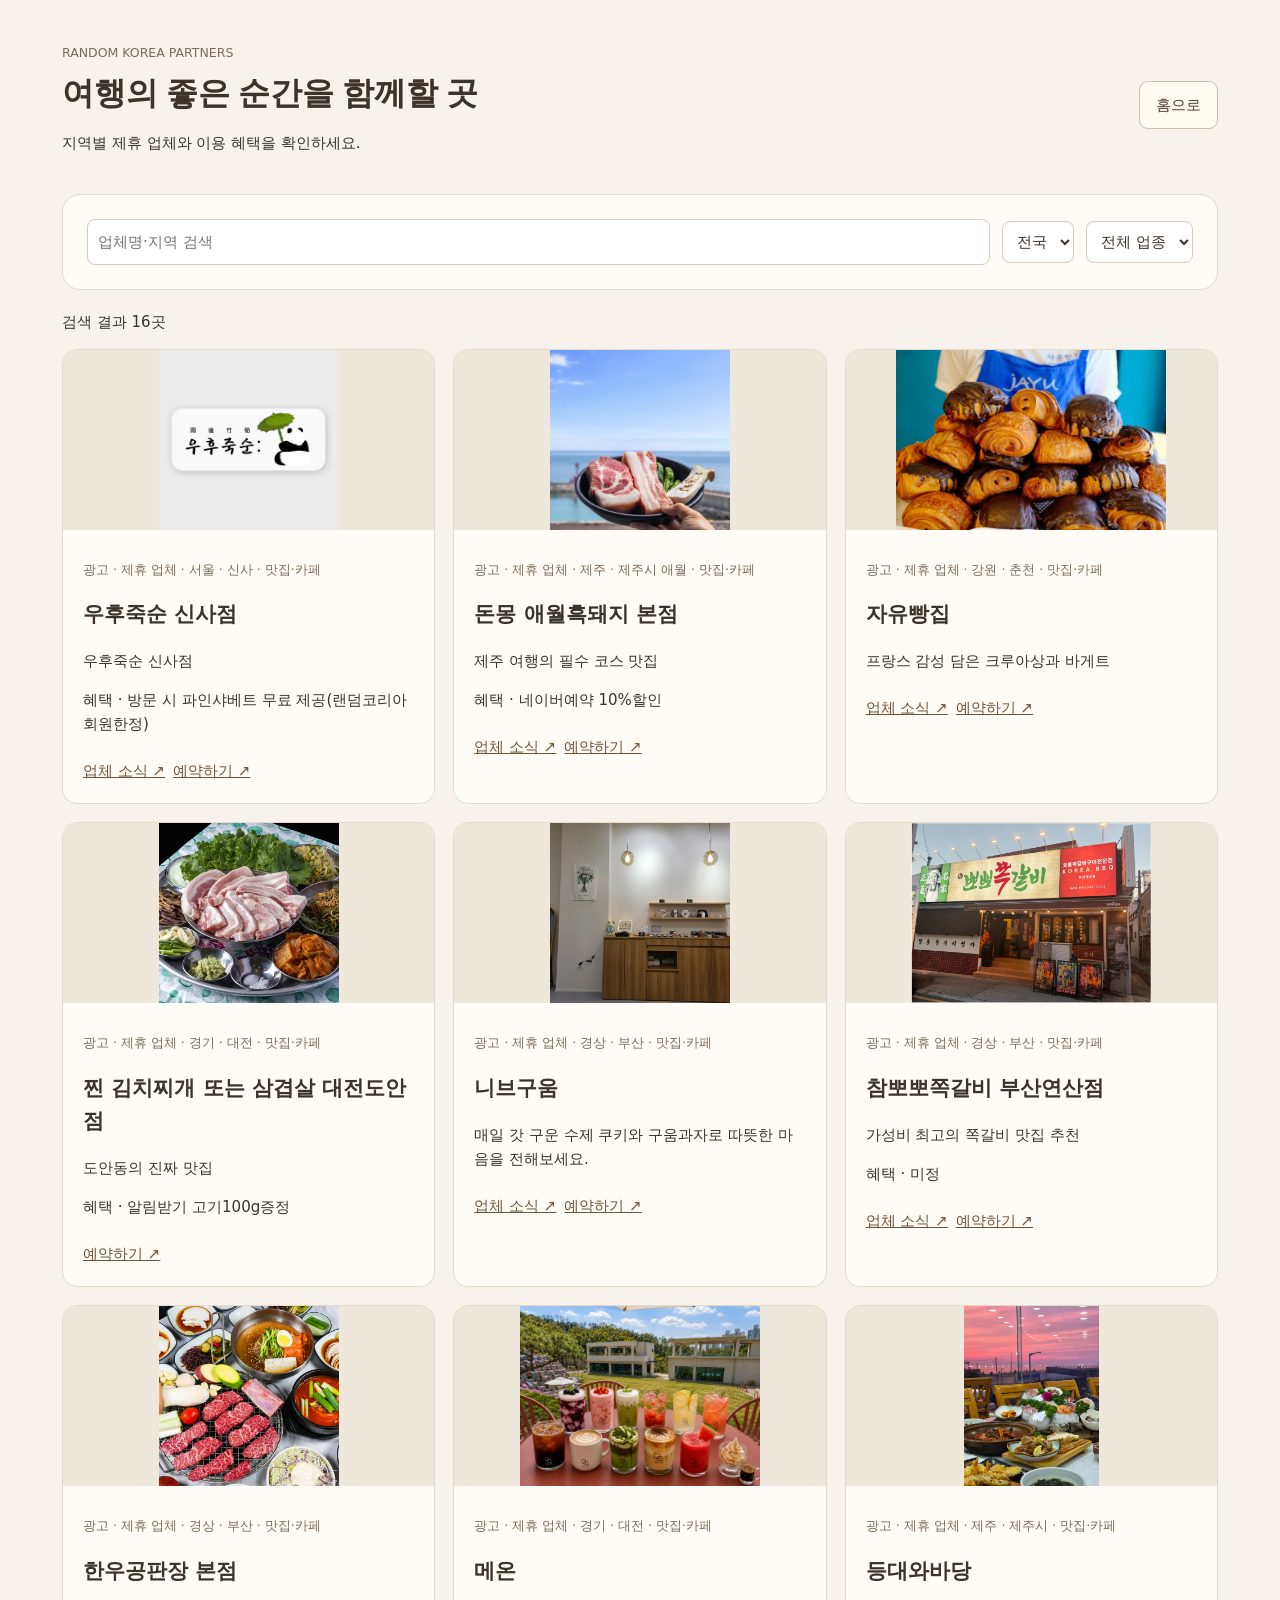
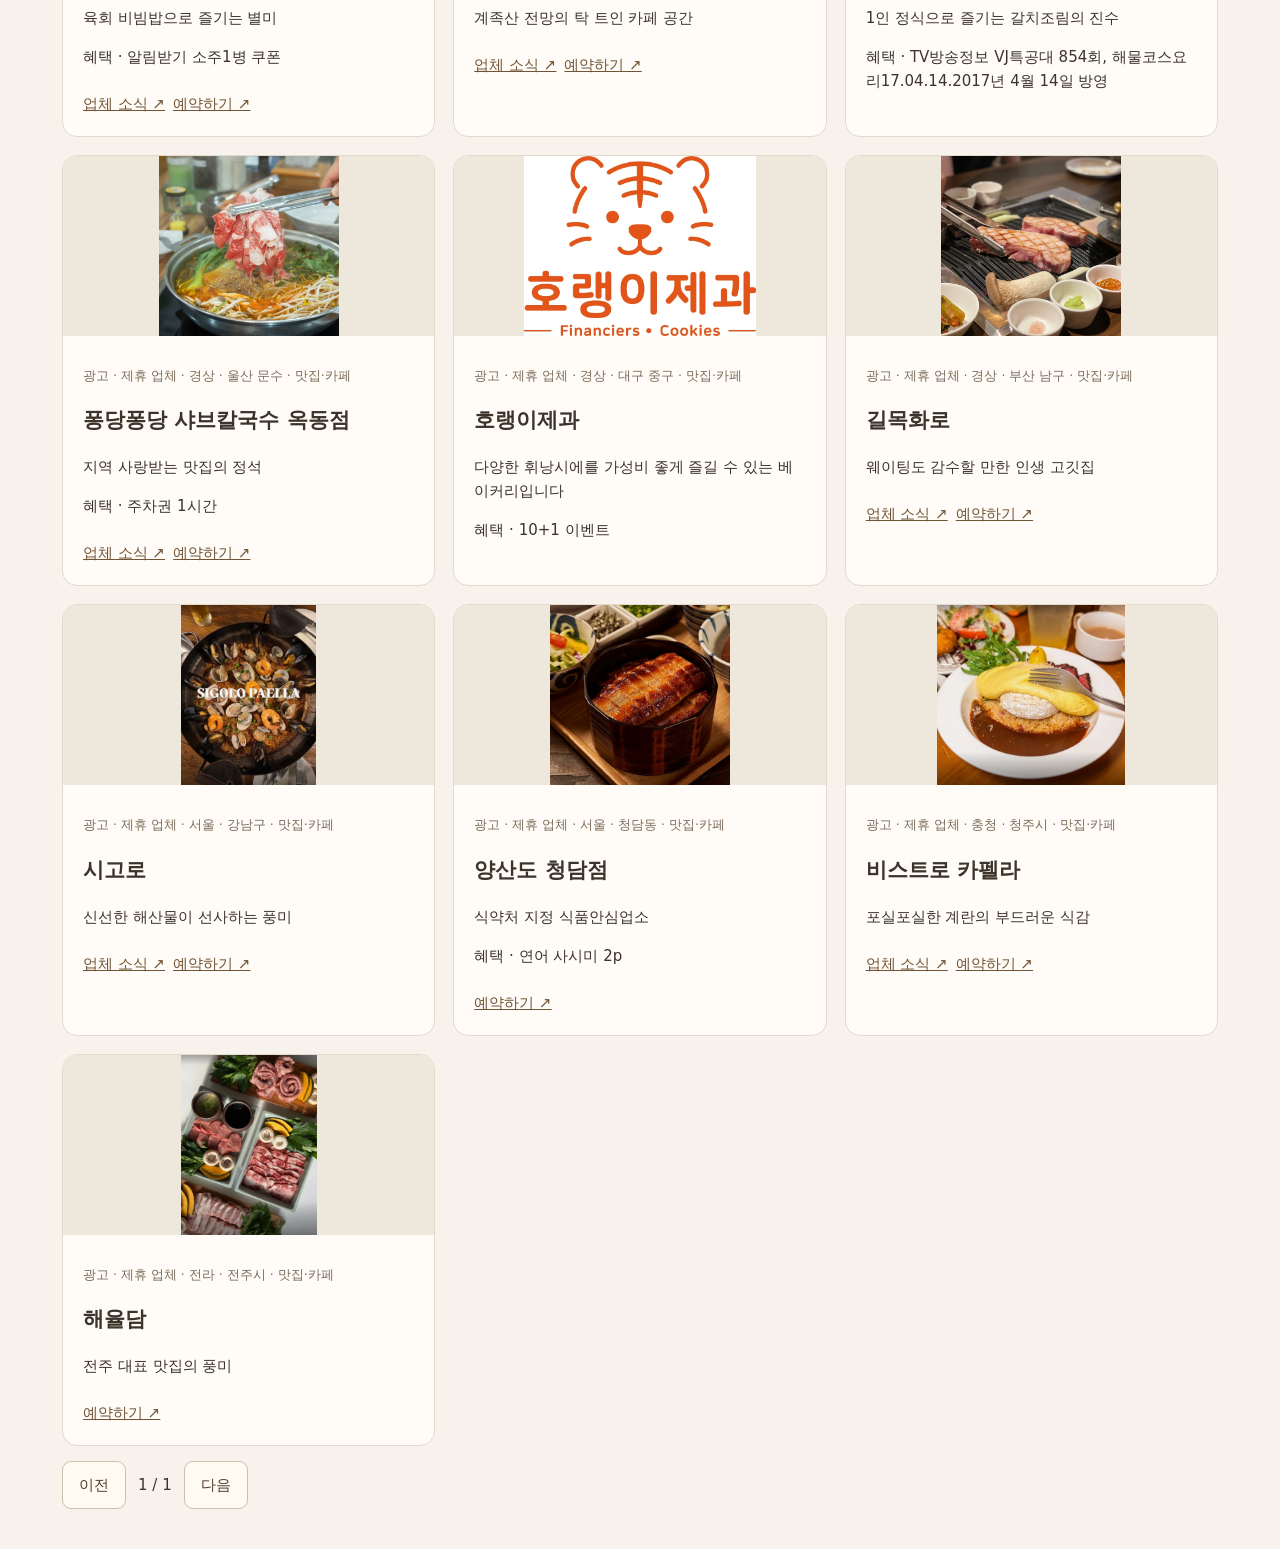
<file: partners.html>
<!doctype html><html lang="ko"><meta charset="utf-8"><meta name="viewport" content="width=device-width,initial-scale=1"><title>제휴·추천 업체 | 랜덤코리아</title><link rel="stylesheet" href="partner-management.css"><main><header><div><small>RANDOM KOREA PARTNERS</small><h1>여행의 좋은 순간을 함께할 곳</h1><p>지역별 제휴 업체와 이용 혜택을 확인하세요.</p></div><a class="button" href="./index.html">홈으로</a></header><section class="panel toolbar"><input id="search" aria-label="업체명·지역 검색" placeholder="업체명·지역 검색"><select id="region" aria-label="지역"><option value="">전국</option></select><select id="category" aria-label="업종"><option value="">전체 업종</option></select></section><p id="count" role="status"></p><div id="cards" class="grid"></div><p class="toolbar"><button id="prev">이전</button><span id="page"></span><button id="next">다음</button></p></main><script src="partners-common.js"></script><script src="partners-data.js"></script><script src="partners-list.js"></script></html>
</file>
<file: partner-admin-v13.css>
:root{color-scheme:light;--ink:#3d322b;--muted:#8a7b6b;--border:#e8ddd0;--cream:#f8f5f0;--brown:#805535;--panel:#fffdfa;--soft:#f1e8dc;--green:#426c4d}*{box-sizing:border-box}html{scroll-behavior:smooth}body{margin:0;background:var(--cream);color:var(--ink);font-family:system-ui,-apple-system,"Apple SD Gothic Neo","Malgun Gothic",sans-serif;font-size:14px;line-height:1.55}button,input,select,textarea{font:inherit}button{cursor:pointer}button:disabled{opacity:.5;cursor:not-allowed}a{color:inherit;text-decoration:none}.app-shell{display:grid;grid-template-columns:232px minmax(0,1fr);min-height:100vh}.sidebar{background:#2e2b25;color:#fbf5ec;padding:29px 18px;display:flex;flex-direction:column;gap:7px;position:sticky;top:0;height:100vh}.brand{display:flex;align-items:center;gap:12px;font-weight:800;font-size:21px;padding:3px 10px 36px;letter-spacing:-1px}.brand-icon{display:grid;place-items:center;background:#ad855a;width:37px;height:37px;border-radius:12px;color:white;font-size:29px}.brand small{display:block;font-size:10px;font-weight:700;letter-spacing:2.2px;color:#c2ad91}.side-label{font-size:10px;letter-spacing:2px;color:#af9f8e;margin:8px 11px}.side-link{display:flex;gap:12px;align-items:center;padding:13px 14px;border-radius:11px;color:#d9cbbd;font-weight:650}.side-link:hover,.side-link.is-current{background:#4d4034;color:white}.side-bottom{margin-top:auto;padding:16px 12px;border-top:1px solid #55483d;color:#e4d7c5;font-size:12px}.side-bottom small{display:block;color:#b9ab99;line-height:1.65;margin-top:10px}.status-dot{display:inline-block;width:8px;height:8px;background:#9dcc95;border-radius:100%;margin-right:4px}.main{min-width:0;padding:34px clamp(16px,2.8vw,44px) 26px;max-width:1650px;width:100%;margin:0 auto}.topbar,.top-actions,.panel-title-row,.filters,.list-footer,.form-actions,.bulk-actions,.data-actions{display:flex;align-items:center;gap:10px;flex-wrap:wrap}.topbar{justify-content:space-between;gap:20px;margin-bottom:22px}.eyebrow{font-size:10px;font-weight:850;color:#a1754e;letter-spacing:2.2px}.topbar h1{font-family:Georgia,"Noto Serif KR",serif;font-size:31px;margin:5px 0 5px;letter-spacing:-1px}.topbar p,.section-desc{color:var(--muted);margin:0}.button{min-height:41px;padding:10px 16px;border-radius:10px;border:1px solid var(--border);background:#fff;color:#594a3c;font-weight:750;white-space:nowrap}.button.primary{color:#fff;background:var(--brown);border-color:var(--brown)}.button.primary:hover{background:#674229}.button.subtle:hover{background:#f3ebe1}.button.danger{color:#a24435;background:#fff9f6;border-color:#efd0c9}.text-button{border:0;background:none;color:#806249;padding:9px 0}.workflow{display:flex;gap:13px;align-items:center;flex-wrap:wrap;background:#eee4d7;border:1px solid #dfcebb;border-radius:13px;padding:14px 18px;margin-bottom:15px;font-size:12px}.workflow strong{color:#765638;margin-right:8px}.workflow b{display:inline-grid;place-items:center;background:#fff;color:#a5794f;border-radius:50%;width:21px;height:21px;margin-right:6px}.workflow .arrow{color:#b8a898}.notice{padding:11px 15px;margin:0 0 19px;background:#eaf3e7;color:#41603b;border:1px solid #cddfc6;border-radius:10px;font-weight:700;min-height:44px}.notice.warn{background:#fff0e5;color:#97562d;border-color:#efcfb5}.notice.error{background:#fff0ee;color:#a1332b;border-color:#e9bfbb}.stats{display:grid;grid-template-columns:repeat(4,minmax(0,1fr));gap:14px;margin-bottom:20px}.stat{background:var(--panel);padding:19px 21px;border:1px solid var(--border);border-radius:16px;box-shadow:0 3px 22px #54402e06}.stat small{font-size:12px;color:#857565;font-weight:700}.stat strong{display:block;font-size:30px;line-height:1.2;margin:5px 0;color:#60452f}.stat span{font-size:11px;color:#998b7a}.workspace{display:grid;grid-template-columns:minmax(0,1.04fr) minmax(390px,1fr);align-items:start;gap:18px}.panel{background:var(--panel);border:1px solid var(--border);border-radius:19px;padding:23px;box-shadow:0 8px 28px #56442b07;min-width:0}.panel-title-row{justify-content:space-between;margin-bottom:21px}.panel h2{font-family:Georgia,"Noto Serif KR",serif;font-size:20px;margin:4px 0 0;letter-spacing:-.5px}.panel h2 span{font-family:system-ui;font-size:12px;color:#9d8168}.filters{display:grid;grid-template-columns:minmax(0,1fr) 120px 122px;gap:8px;margin-bottom:16px}input:not([type=checkbox]):not([type=file]),select,textarea{border:1px solid #e2d8cb;border-radius:10px;padding:10px 12px;color:var(--ink);background:#fff;width:100%;min-width:0}textarea{resize:vertical}input:focus,select:focus,textarea:focus{outline:2px solid #d4ab7e;outline-offset:1px}.list-meta,.list-footer{display:flex;justify-content:space-between;color:#9d8d7a;font-size:11px;margin:12px 0}.list-footer{margin-top:12px;align-items:center}.partner-list{max-height:840px;overflow:auto;scrollbar-color:#dfcbb5 transparent}.partner-item{display:grid;grid-template-columns:56px 1fr auto;align-items:center;gap:12px;padding:11px 10px;border:1px solid #eee5da;border-radius:12px;margin:9px 0;cursor:pointer;transition:background .12s,border-color .12s}.partner-item:hover,.partner-item.selected{background:#faf0e5;border-color:#d6ac85}.partner-thumb{width:56px;height:54px;object-fit:cover;border-radius:8px;background:#efe7dd}.partner-fallback{width:56px;height:54px;display:grid;place-items:center;background:#eee6db;border-radius:8px;color:#9d866b;font-size:25px}.partner-info{min-width:0}.partner-info strong{display:block;overflow:hidden;text-overflow:ellipsis;white-space:nowrap;font-size:13px}.partner-info small{display:block;color:#90806e;font-size:11px;overflow:hidden;text-overflow:ellipsis;white-space:nowrap}.status{display:inline-block;font-size:10px;border-radius:6px;padding:3px 6px;margin-top:4px;background:#f0e7dc;color:#8e6548;font-weight:750}.status.on{background:#e5f1e3;color:#467745}.partner-tools{display:flex;flex-direction:column;gap:5px}.partner-tools button{padding:5px 8px;font-size:11px;background:#fff;border:1px solid #e6d9c8;border-radius:7px}.pill{background:#f4e7d7;padding:6px 11px;border-radius:99px;font-size:10px;font-weight:800;color:#8b5a32}.form-section-title{font-weight:850;font-size:14px;margin:23px 0 12px;padding:0 0 9px;border-bottom:1px solid #efe8df}.form-section-title:first-of-type{margin-top:0}.form-section-title small{font-weight:500;color:#9d8d7a;margin-left:8px}.form-grid{display:grid;grid-template-columns:1fr 1fr;gap:12px}.form-grid label{display:block;font-size:12px;font-weight:750;color:#635345}.form-grid label em{color:#ba6551;font-style:normal}.form-grid .full{grid-column:1 / -1}.form-grid input,.form-grid select,.form-grid textarea{display:block;margin-top:5px;font-weight:400}.toggles{display:grid;grid-template-columns:1fr 1fr;gap:7px;margin-bottom:12px}.toggles label{padding:11px 10px;border:1px solid #ebdfd2;background:#fff9f3;border-radius:10px;font-size:12px;font-weight:700;display:flex;align-items:center;gap:7px}.toggles input,.import-choice input{accent-color:var(--brown)}.image-drop{border:1.5px dashed #d6b895;background:#fbf6f0;border-radius:13px;padding:15px;text-align:center;display:grid;place-items:center;gap:3px;margin:10px 0;cursor:pointer}.image-drop.drag{background:#f2e6d7;border-color:#906441}.drop-icon{font-size:25px;color:#a77e53}.image-drop small{color:#988571}.photo-preview{min-height:72px;display:flex;align-items:center;justify-content:center;background:#f0ece7;border-radius:11px;overflow:hidden;color:#a09383;font-size:12px}.photo-preview img{width:100%;max-height:230px;object-fit:cover}.form-actions{margin-top:20px}.form-actions .primary{flex:1}.helper{font-size:11px;line-height:1.7;color:#918372}.bottom-grid{display:grid;grid-template-columns:1.15fr 1fr;gap:18px;margin-top:18px}.bottom-grid .panel h2{margin-bottom:9px}.bottom-grid .section-desc{font-size:12px;margin-bottom:15px}.bulk-actions,.data-actions{margin:12px 0}#bulkText{display:block;min-height:147px;white-space:pre;font-size:12px;font-family:ui-monospace,Consolas,monospace;line-height:1.6}.import-choice{display:flex;align-items:center;gap:8px;font-size:12px;color:#665447;margin:13px 0}.tip{padding:15px;background:#f6ecdf;border-radius:12px;margin-top:16px;font-size:12px}.tip p{margin:5px 0 0;color:#796956}.tip.neutral{background:#f2f2ed}footer{display:flex;justify-content:space-between;color:#998777;font-size:11px;padding-top:24px}.empty{border:1px dashed #dbc9b6;padding:30px;text-align:center;border-radius:12px;color:#9d8c79}@media(max-width:1250px){.app-shell{grid-template-columns:190px minmax(0,1fr)}.sidebar{padding:22px 10px}.workspace{grid-template-columns:1fr 1fr}.filters{grid-template-columns:1fr 1fr}.filters input{grid-column:1/-1}}@media(max-width:1020px){.app-shell{display:block}.sidebar{height:auto;position:static;display:flex;flex-direction:row;align-items:center;padding:12px 16px}.brand{padding:0;margin-right:auto}.side-label,.side-bottom{display:none}.side-link{padding:8px}.workspace{grid-template-columns:1fr}.partner-list{max-height:490px}.bottom-grid{grid-template-columns:1fr}}@media(max-width:640px){.main{padding:20px 12px}.sidebar{gap:0}.brand{font-size:15px;margin-right:auto}.brand-icon{width:31px;height:31px}.side-link span{display:none}.topbar h1{font-size:25px}.top-actions{width:100%}.top-actions .button{flex:1}.stats{grid-template-columns:repeat(2,minmax(0,1fr));gap:8px}.stat{padding:13px}.panel{padding:15px}.workflow{gap:7px}.workflow .arrow{display:none}.form-grid{grid-template-columns:1fr}.form-grid .full{grid-column:auto}.toggles{grid-template-columns:1fr}.filters{grid-template-columns:1fr 1fr}.filters input{grid-column:1/-1}.partner-list{max-height:520px}.partner-item{grid-template-columns:48px minmax(0,1fr) auto;gap:7px}.partner-thumb,.partner-fallback{width:48px;height:48px}}
</file>
<file: partner-management.css>
*{box-sizing:border-box}body{margin:0;background:#f7f3ec;color:#3c342b;font:15px/1.6 system-ui,sans-serif}main{max-width:1200px;margin:40px auto;padding:0 22px}header,.toolbar,.checks{display:flex;align-items:center;gap:12px;flex-wrap:wrap}header{justify-content:space-between;margin-bottom:24px}h1{font:700 32px serif;margin:8px 0}h2{font-size:21px}small,.muted{color:#7b6c5b}button,.button{cursor:pointer;border:1px solid #cdbfae;border-radius:9px;background:#fffaf2;color:#51402f;padding:11px 16px;font:inherit;text-decoration:none}button.primary{background:#70563c;color:white;border-color:#70563c}input,select,textarea{font:inherit;border:1px solid #d7cbbd;border-radius:8px;padding:10px;width:100%;background:white;color:inherit}input[type=checkbox]{width:auto}label{display:block;font-size:13px}label input,label select,label textarea{margin-top:5px}.panel{background:#fffcf7;border:1px solid #e4d9ca;border-radius:18px;padding:24px;margin-bottom:20px}.notice{background:#eee5d8;padding:15px 20px;border-radius:12px}.layout{display:grid;grid-template-columns:1.05fr 1fr;gap:22px;align-items:start}.fields{display:grid;grid-template-columns:1fr 1fr;gap:14px}.wide{grid-column:1/-1}.toolbar input{flex:1;min-width:180px}.toolbar select{width:auto}.item{border-bottom:1px solid #e8ded2;padding:16px 0;display:flex;align-items:center;gap:12px;justify-content:space-between}.item b{display:block}.item small{display:block}.preview{background:#233c30;color:#fff;border-radius:14px;padding:22px;margin:18px 0;overflow:hidden}.preview img{width:110px;height:100px;object-fit:contain;float:right;background:#eee;margin-left:15px}.preview h2{margin:8px 0}.preview small{color:#d6dfce}.preview:after{content:'';display:block;clear:both}[hidden]{display:none!important}:focus-visible{outline:3px solid #99734a;outline-offset:3px}.grid{display:grid;grid-template-columns:repeat(3,1fr);gap:18px}.grid article{background:#fffcf7;border:1px solid #e4d9ca;border-radius:15px;overflow:hidden}.grid img{width:100%;height:180px;object-fit:contain;background:#eee7dc}.info{padding:20px}.info a{display:inline-block;margin:8px 8px 0 0;color:#725537}.info p{white-space:pre-line;overflow-wrap:anywhere}#message{min-height:24px;font-weight:600;color:#795328}@media(max-width:800px){.layout{grid-template-columns:1fr}.grid{grid-template-columns:repeat(2,1fr)}}@media(max-width:480px){.fields,.grid{grid-template-columns:1fr}.wide{grid-column:auto}main{padding:0 14px;margin-top:22px}.panel{padding:17px}}
</file>
